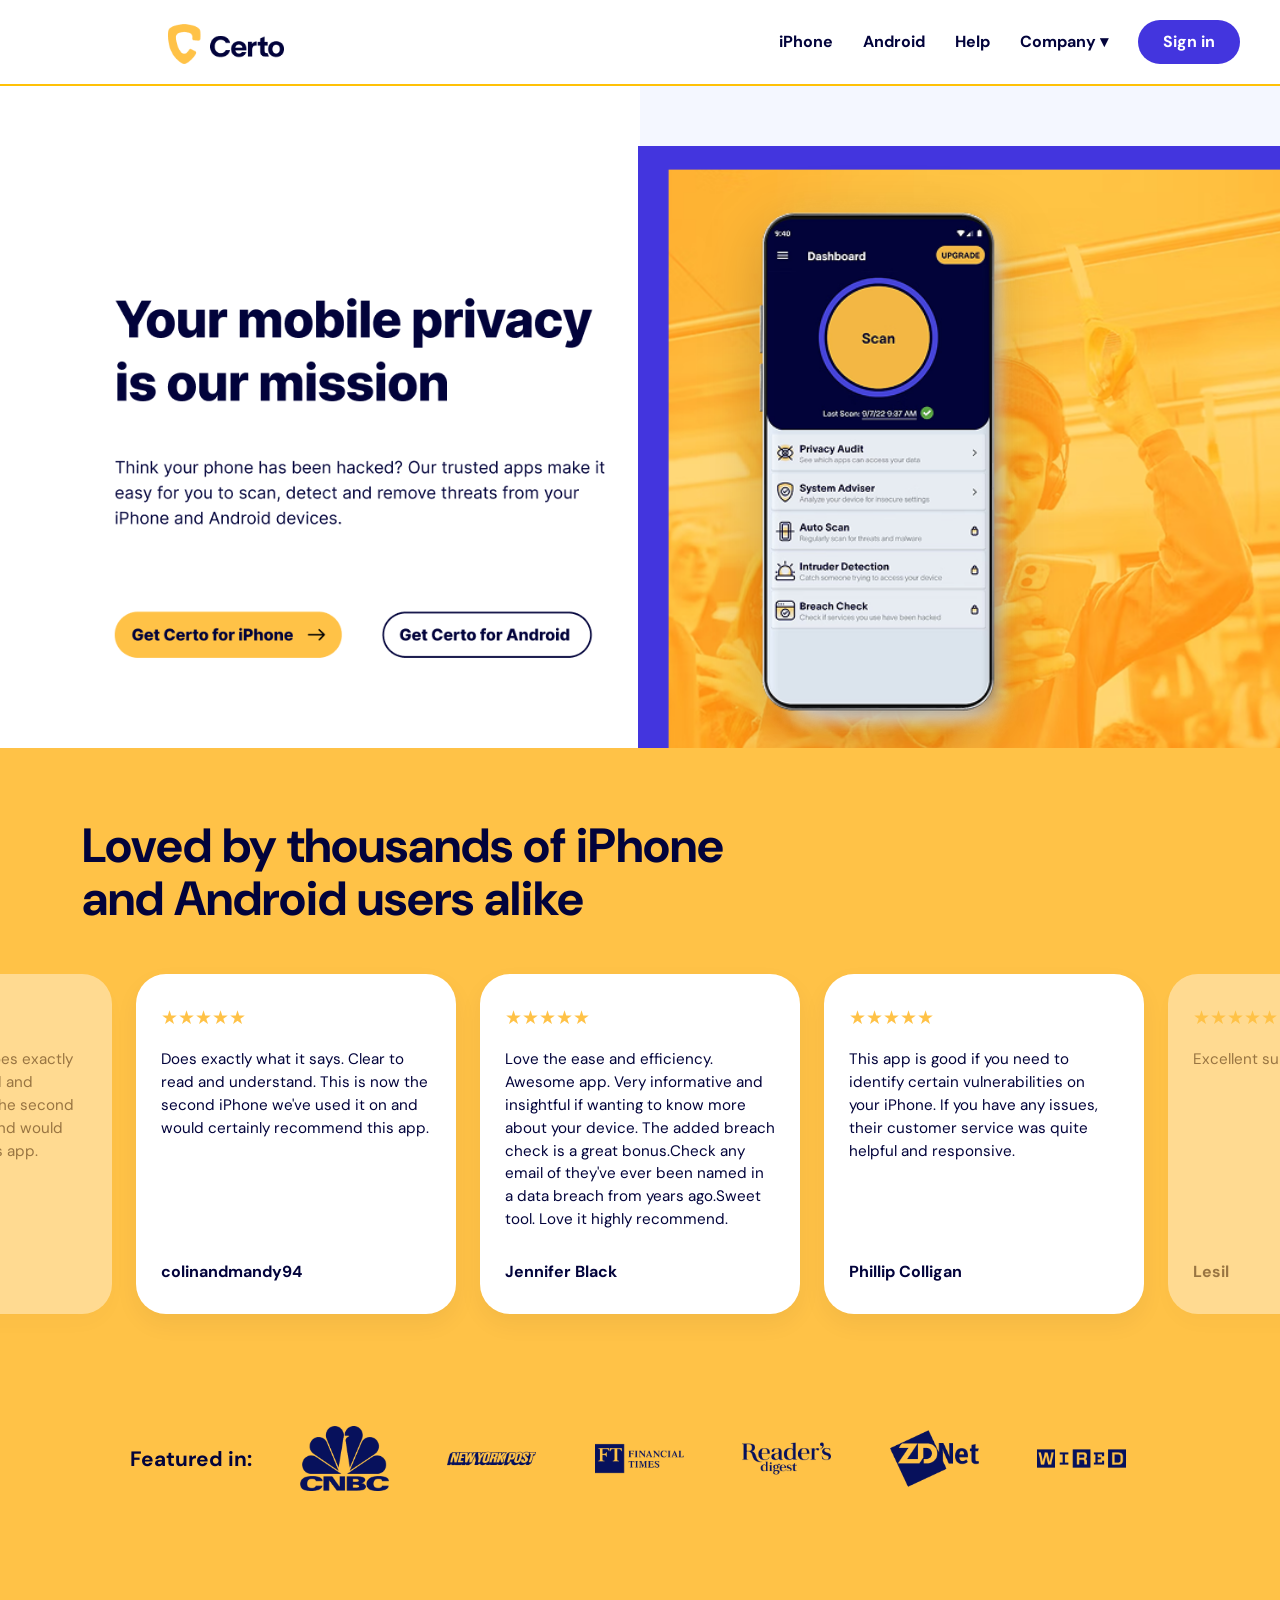
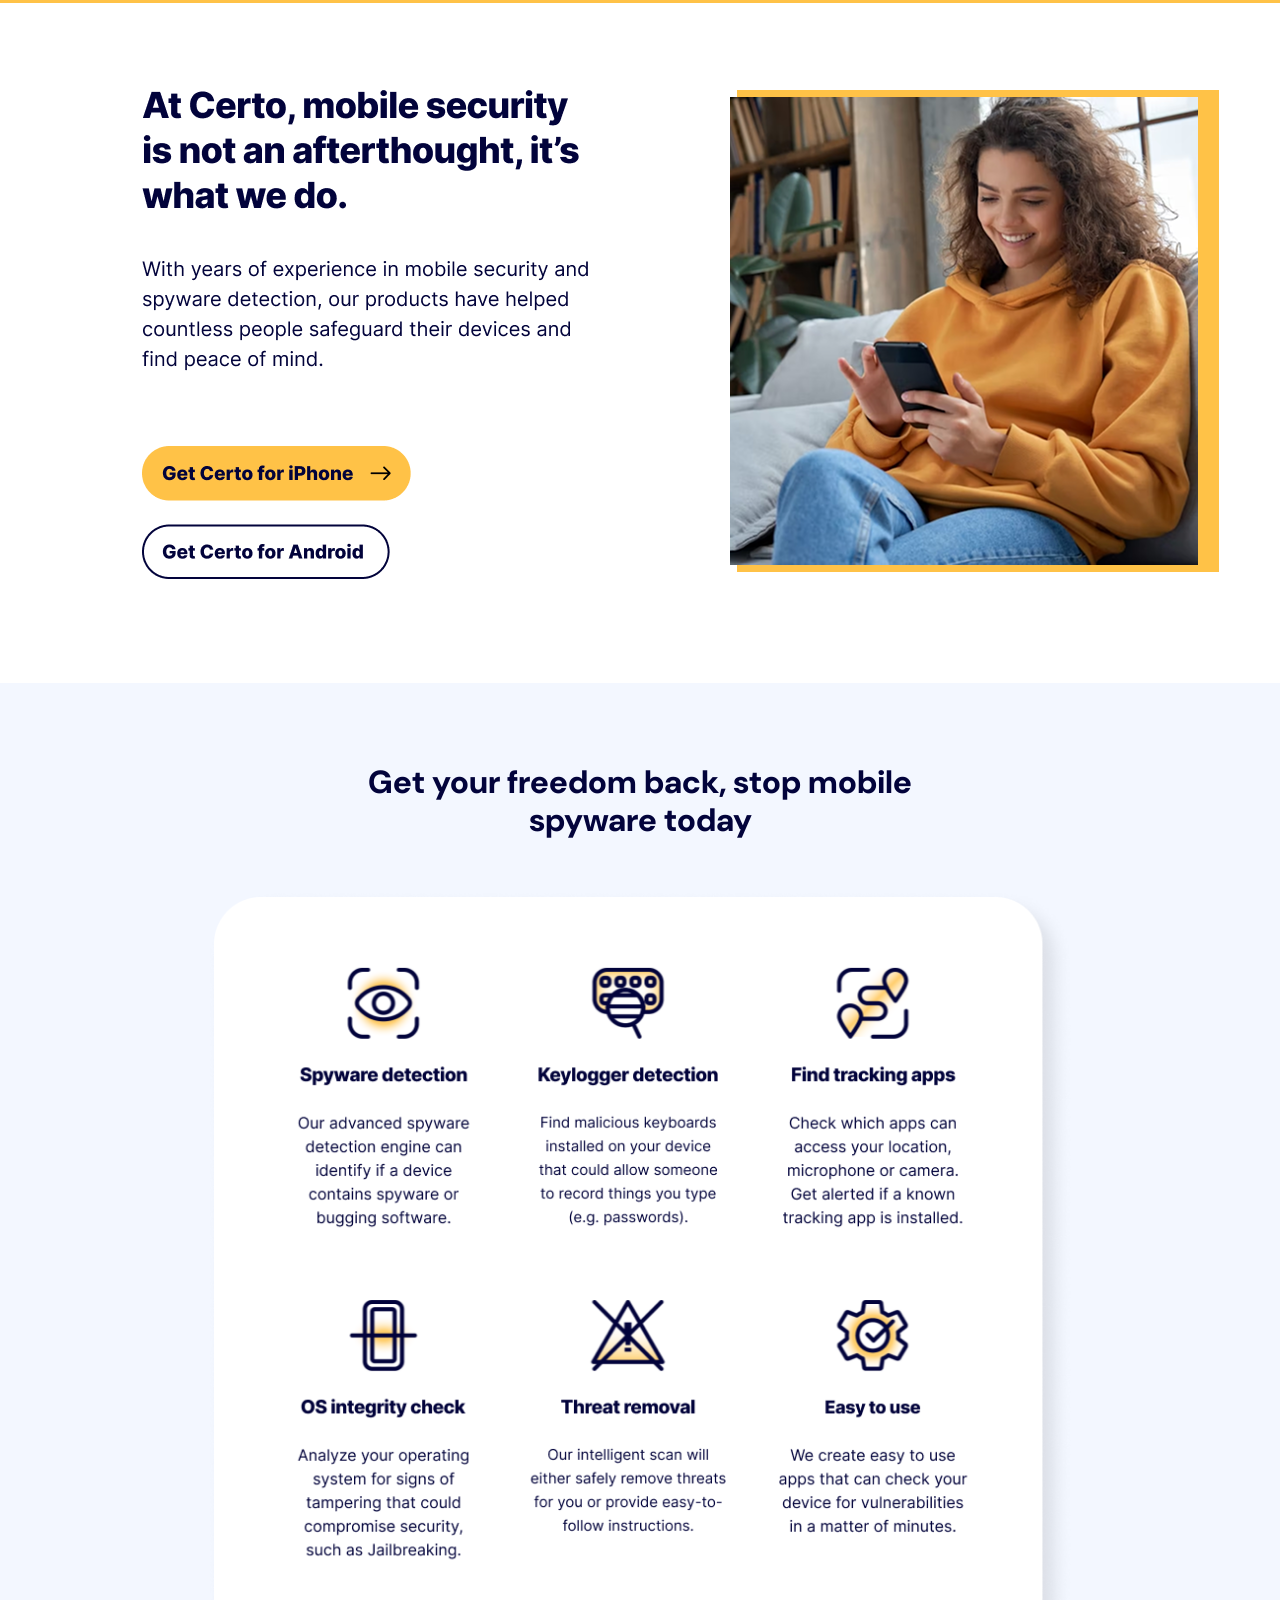
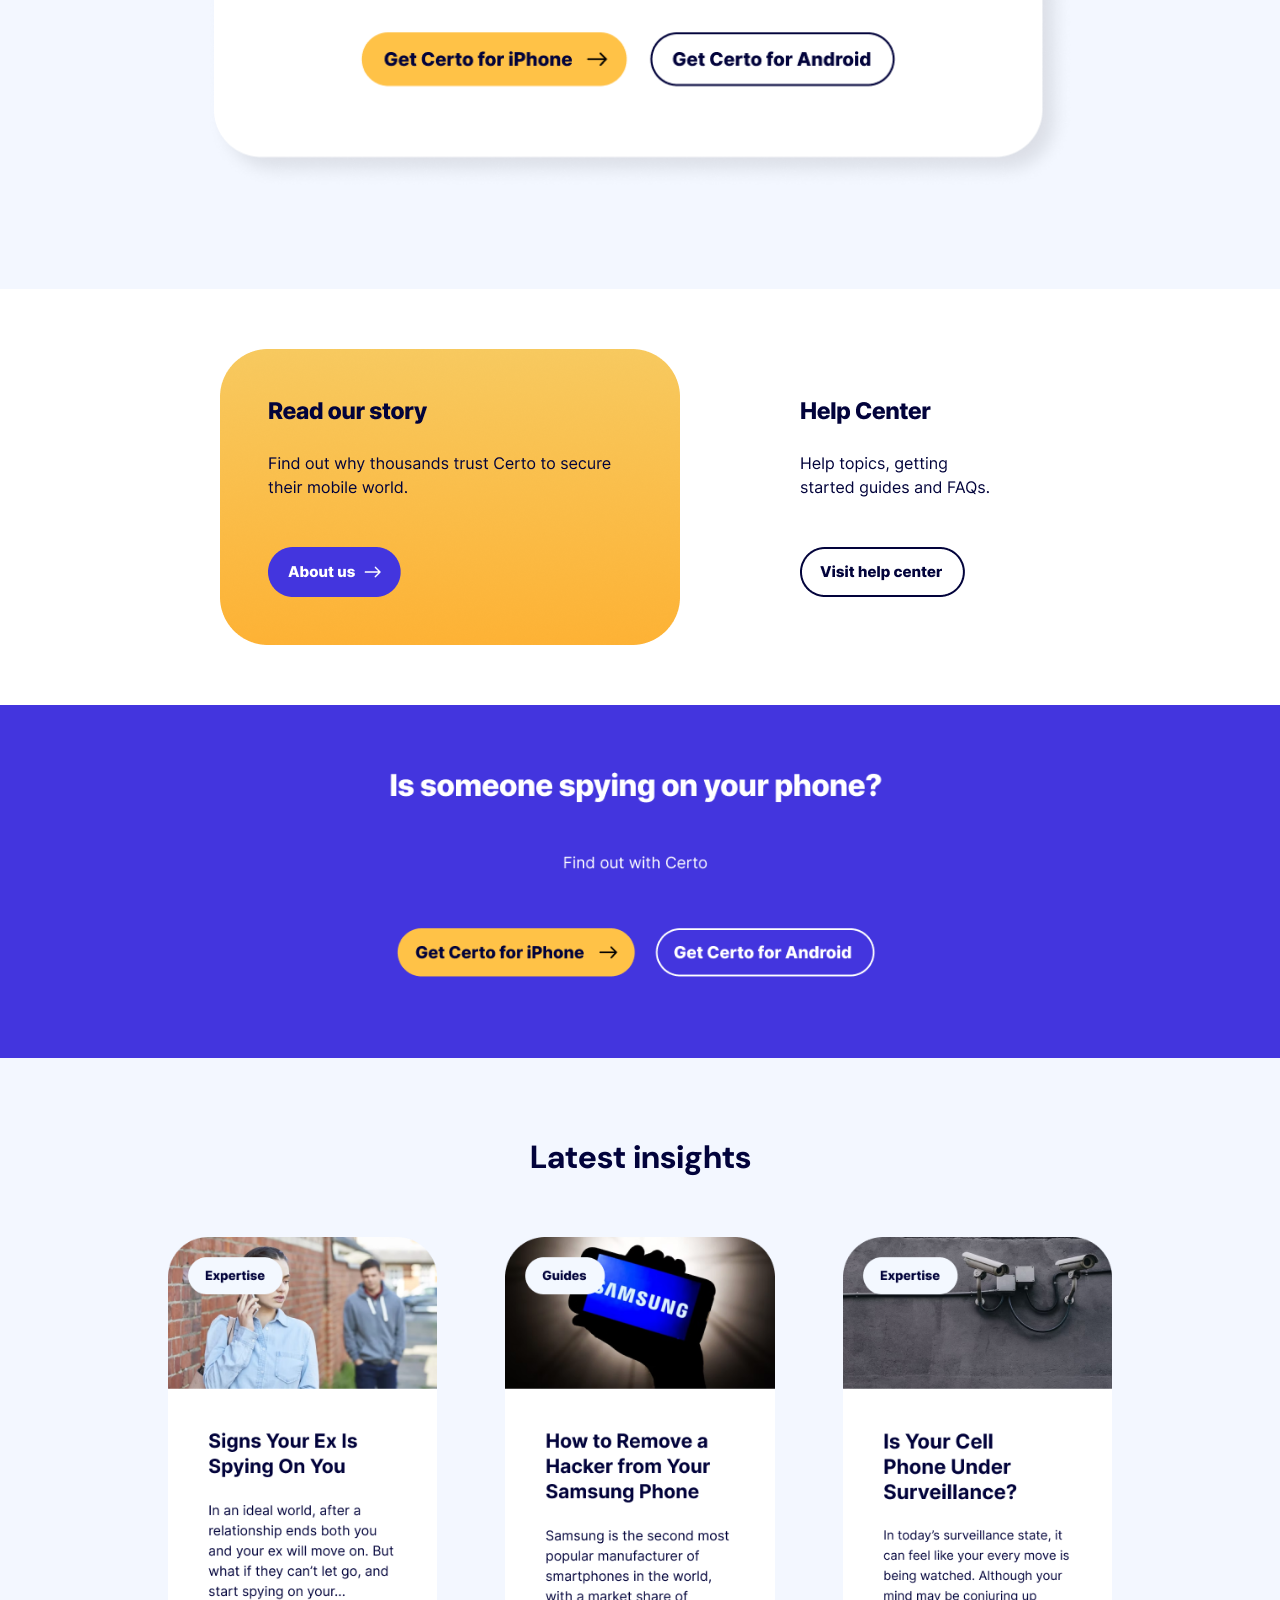
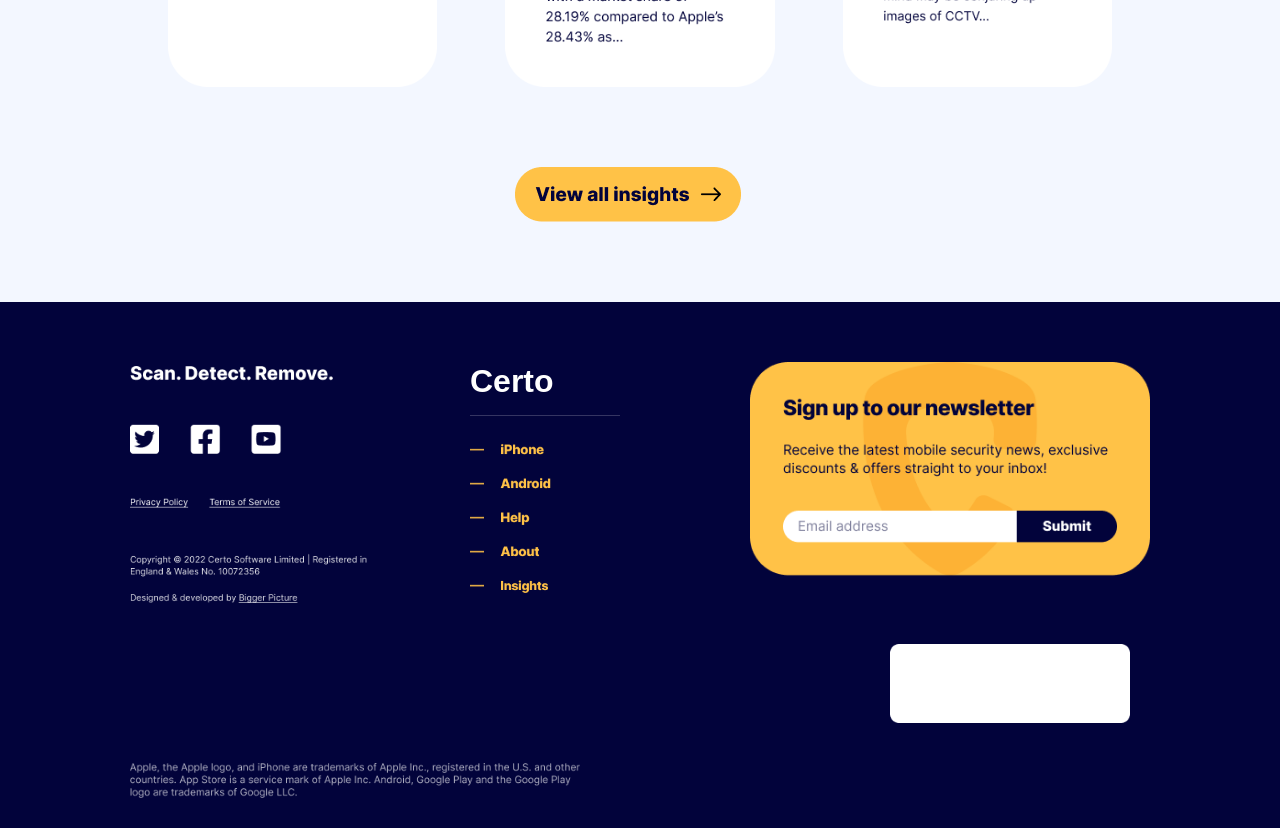
<file: index.html>
<!DOCTYPE html>
<html lang="en">
<head>
    <meta charset="UTF-8">
    <meta name="viewport" content="width=device-width, initial-scale=1.0">
    <title>Testimonial Section</title>
    <!-- Google Fonts -->
    <link rel="preconnect" href="https://fonts.googleapis.com">
    <link rel="preconnect" href="https://fonts.gstatic.com" crossorigin>
    <link href="https://fonts.googleapis.com/css2?family=DM+Sans:wght@400;700;800&display=swap" rel="stylesheet">
    <!-- Bootstrap CSS -->
    <link href="https://cdn.jsdelivr.net/npm/bootstrap@5.3.0/dist/css/bootstrap.min.css" rel="stylesheet">
    <link rel="stylesheet" href="assets/css/style.css">
</head>
<body>
    <!-- SECTION 1 Header -->
<header class="main-header">
    <div class="header-container">
        <div class="logo">
            <!-- Aapka Logo -->
            <img src="/assets/images/logo.svg.png" alt="Certo Logo">
        </div>
        <nav class="nav-links">
            <a href="#">iPhone</a>
            <a href="#">Android</a>
            <a href="#">Help</a>
            <a href="#">Company ▾</a>
            <button class="sign-in-btn">Sign in</button>
        </nav>
    </div>
</header>
<!-- SECTION 1 Hero section -->
<section class="hero-section">
    <div class="hero-container">
        <!-- Left Side: Text aur Buttons wali Image -->
        <div class="hero-left">
            <img src="/assets/images/div (5).png" alt="Text and Buttons" class="hero-text-img">
        </div>

        <!-- Right Side: Background Image aur Mobile Phone overlay -->
        <div class="hero-right">
            <div class="hero-image-wrapper">
                <!-- Blue/Orange background image -->
                <img src="/assets/images/div (2).png" alt="Hero BG" class="hero-bg">
                <!-- Mobile phone overlay image -->
                <img src="/assets/images/android-dashboard-certo-2.png (1).png" alt="Mobile App" class="hero-mobile">
            </div>
        </div>
    </div>
</section>
                                  <!-- SECTION 1 End -->
<!-- SECTION  2 "Testimonials -->
<section class="testimonials-section py-5">
    <div class="container py-4">
        <h2 class="section-title fw-bold mb-5">Loved by thousands of iPhone <br> and Android users alike</h2>
        
        <div class="testimonial-wrapper mb-5">
            <div class="d-flex flex-nowrap gap-4 pb-4">
                
                <div class="testimonial-card opacity-50">
                    <div class="stars mb-3">★★★★★</div>
                    <p class="review-text">Great privacy features.Does exactly what it says. Clear to read and understand. This is now the second iPhone we've used it on and would certainly recommend this app.</p>
                    <p class="author fw-bold mt-auto mb-0">User 0</p>
                </div>

                <div class="testimonial-card">
                    <div class="stars mb-3">★★★★★</div>
                    <p class="review-text">Does exactly what it says. Clear to read and understand. This is now the second iPhone we've used it on and would certainly recommend this app.</p>
                    <p class="author fw-bold mt-auto mb-0">colinandmandy94</p>
                </div>

                <div class="testimonial-card">
                    <div class="stars mb-3">★★★★★</div>
                    <p class="review-text">Love the ease and efficiency. Awesome app. Very informative and insightful if wanting to know more about your device. The added breach check is a great bonus.Check any email of they've ever been named in a data breach from years ago.Sweet tool. Love it highly recommend.</p>
                    <p class="author fw-bold mt-auto mb-0">Jennifer Black</p>
                </div>

                <div class="testimonial-card">
                    <div class="stars mb-3">★★★★★</div>
                    <p class="review-text">This app is good if you need to identify certain vulnerabilities on your iPhone. If you have any issues, their customer service was quite helpful and responsive.</p>
                    <p class="author fw-bold mt-auto mb-0">Phillip Colligan</p>
                </div>

                <div class="testimonial-card opacity-50">
                    <div class="stars mb-3">★★★★★</div>
                    <p class="review-text">Excellent support and tools...</p>
                    <p class="author fw-bold mt-auto mb-0">Lesil</p>
                </div>

            </div>
        </div>

        <!-- SECTION 2: FEATURED LOGOS -->
<div class="featured-row mt-auto">
    <div class="row align-items-center w-100 px-lg-5">
        <!-- Label: Left Aligned -->
        <div class="col-lg-2 col-md-3">
            <div class="featured-label fw-bold">Featured in:</div>
        </div>
        <!-- Logos: Right Aligned & Larger -->
        <div class="col-lg-10 col-md-9 d-flex justify-content-between align-items-center gap-4 flex-wrap">
            <img src="/assets/images/cbn.png" alt="CNBC" class="logo-img">
            <img src="/assets/images/newyork.png" alt="NY Post" class="logo-img">
            <img src="/assets/images/financial.png" alt="Financial Times" class="logo-img">
            <img src="/assets/images/readers-digest-blue-2.svg.png" alt="Reader's Digest" class="logo-img">
            <img src="/assets/images/zd-net-blue-2.svg.png" alt="ZDNet" class="logo-img">
            <img src="/assets/images/wiredblue.png" alt="Wired" class="logo-img">
        </div>
    </div>
</div>
        
    </div>
</section>
                      <!-- SECTION :2 Terminals End  -->       

                      <!-- SECTION 3: End AT CERTO  -->
<section class="at-certo-section">
    <div class="container">
        <div class="template-image-wrapper">
            <img src="/assets/images/girl.png" alt="At Certo Section" class="template-img">
        </div>
    </div>
</section>
                        <!-- SECTION 3: AT CERTO   -->
<!-- SECTION 4:  -->
<section class="features-section">
    <div class="container text-center">
        <h2 class="section-heading">
            Get your freedom back, stop mobile <br> spyware today
        </h2>
        <div class="features-card-wrapper">
            <img src="/assets/images/section 4.png" alt="Features Card" class="features-img">
        </div>
    </div>
</section>
                <!-- SECTION 4: End  -->    

<!-- SECTION 5: STORY & HELP CENTER  -->
<section class="story-help-section">
    <div class="container">
        <div class="story-image-wrapper">
            <img src="/assets/images/Readstory.png" alt="Read our story" class="story-img">
        </div>
    </div>
</section>
<!-- SECTION 5: End STORY & HELP CENTER -->

<!-- SECTION 6-->
<section class="spy-banner-section">
    <div class="container">
        <img src="/assets/images/spy.png" alt="Spying Banner" class="banner-img">
    </div>
</section>
                     <!--- SECTION 6-->
<!-- SECTION 7: Latest insights-->
<section class="insights-section">
    <div class="container">
        <h2 class="section-heading">Latest insights</h2>
        
        <!-- Cards Wrapper -->
        <div class="insights-wrapper">
            <img src="/assets/images/section7.3.png" alt="Insight 1" class="insight-img">
            <img src="/assets/images/section 7.1.png" alt="Insight 2" class="insight-img">
            <img src="/assets/images/section 7.2.png" alt="Insight 3" class="insight-img">
        </div>

        <!-- Separate Button Image -->
        <div class="view-all-container">
            <img src="/assets/images/button.png" alt="View all insights" class="view-all-btn">
        </div>
    </div>
</section>
                   <!--EndLatest insights-->

<!-- SECTION 8: Footer section-->
<footer class="footer-section">
    <div class="footer-container">
        <!-- Column 1: Scan Detect Text & Socials -->
        <div class="footer-col col-left">
            <!-- Pic 1: Heading, Social Icons & Privacy Links -->
            <img src="/assets/images/scan.png" alt="Scan Detect Remove" class="footer-img-main">
            <!-- Pic 5: Copyright and Developed by text -->
            <img src="/assets/images/paragraph.png" alt="Copyright" class="footer-img-copy">
        </div>
        <!-- Column 2: Navigation Links -->
      <div class="footer-col col-middle">
            <h2 class="footer-title">Certo</h2>
            <div class="nav-divider"></div>
            <!-- Pic 2: iPhone, Android, Help list -->
            <img src="/assets/images/menu.png" alt="Navigation Links" class="footer-img-nav">
        </div>
        <!-- Column 3: Newsletter & App Stores -->
        <div class="footer-col col-right">
            <!-- Pic 3: Yellow Newsletter Card -->
            <img src="/assets/images/singup.png" alt="Newsletter" class="footer-img-news">
            <!-- Pic 4: White App Store / Trust Badge -->
            <img src="/assets/images/white card.png" alt="Badges" class="footer-img-badge">
        </div>
    </div>
    <!-- Bottom Legal Text -->
    <div class="footer-bottom-legal">
        <!-- Pic 6: Apple/Google Trademark Text -->
        <img src="/assets/images/appleLogo.png">
    </div>
</footer>
                   <!-- End Footer section-->
</body>
</html>
</file>
<file: assets/css/style.css>
/* --- Header/Navbar --- */
.main-header {
    width: 100%;
    padding: 20px 0;
    background: #fff;
    border-bottom: 2px solid #ffc107; 
}

.header-container {
    max-width: 1200px;
    margin: 0 auto;
    display: flex;
    justify-content: space-between;
    padding-left: 10%; 
    align-items: flex-end;
}

.logo img {
    height: 40px;
}

.nav-links {
    display: flex;
    align-items: center;
    gap: 30px;
}

.nav-links a {
    text-decoration: none;
    color: #02033b;
    font-weight: bold;
}

.sign-in-btn {
    background: #4335de;
    color: #fff;
    padding: 10px 25px;
    border-radius: 50px;
    border: none;
    font-weight: bold;
    cursor: pointer;
}

/* --- Hero Section --- */

.hero-section {
    width: 100%;
    padding-top: 60px;
    padding-bottom: 0 !important; 
    background: linear-gradient(to right, #ffffff 50%, #f4f7ff 50%);
    overflow: hidden; 
    display: flex;
    align-items: stretch;
}

.hero-container {
    display: flex;
    align-items: flex-end; 
    width: 100% !important;
    max-width: 100% !important; 
    padding-left: 8% !important; 
    padding-right: 0 !important;  
    margin: 0;
}


.hero-left {
    flex: 1;
    padding-bottom: 80px; 
    z-index: 2;
}

.hero-text-img {
    max-width: 550px; 
    width: 100%;
    height: auto;
    display: block;
}


.hero-right {
    flex: 1.2; 
    display: flex;
    justify-content: flex-end; 
}

.hero-image-wrapper {
    position: relative;
    width: 100%;
    line-height: 0; 
}

.hero-bg {
    width: 100%;
    height: auto;
    display: block;
    margin-bottom: -1px; 
    border-left: 10px solid #4335de; 
}

.hero-mobile {
    position: absolute;
    bottom: 10px; 
    left: 15%;    
    width: 45%;  
    z-index: 10;
    filter: drop-shadow(0 15px 30px rgba(0,0,0,0.2));
}

/* --- Responsive Settings --- */
@media (max-width: 768px) {
    .hero-container {
        flex-direction: column;
        padding-left: 20px !important;
        align-items: center;
    }
    .hero-left {
        padding-bottom: 40px;
    }
    .hero-mobile {
        width: 180px;
        left: 20%;
    }
}
/* ============================================
   GLOBAL & NAV BAR SETTINGS
   ============================================ */
* {
    box-sizing: border-box;
    margin: 0;
    padding: 0;
}

html, body {
    overflow-x: hidden;
    font-family: 'DM Sans', sans-serif;
    background-color: #ffffff;
}
/* --- NAVBAR: Transparent & Fixed on Top --- */
.navbar {
    background-color: transparent !important;
    position: absolute;
    top: 0;
    width: 100%;
    z-index: 999;
    padding: 30px 60px !important; 
}

.navbar-brand img {
    height: 40px; 
}

.nav-link {
    color: #02033B !important;
    font-weight: 800;
    margin-right: 25px;
}

/* ============================================
   SECTION 2: TESTIMONIALS 
   ============================================ */
.testimonials-section {
    background-color: #FFC247;
    padding: 80px 0;
    width: 100%;
    overflow: hidden; /* Extra space bahar na nikalay */
}


.section-title {
    color: #02033B;
    font-size: 3rem;
    font-weight: 800;
    line-height: 1.1;
    text-align: left;
    margin-bottom: 50px;
}


.testimonial-wrapper {
    width: 100%;
    display: flex;
    justify-content: center; 
}

.testimonial-inner {
    display: flex;
    flex-direction: row;
    align-items: center;
    gap: 15px; 
}


.testimonial-card {
    background: #FFFFFF;
    border-radius: 30px;
    padding: 30px 25px;
    width: 320px;
    min-width: 320px;
    height: 340px;
    display: flex;
    flex-direction: column;
    box-shadow: 0 10px 25px rgba(0, 0, 0, 0.05);
    transition: opacity 0.3s ease;
}


.testimonial-card.opacity-50 {
    opacity: 0.4 !important; 
}

.stars {
    color: #FFC247;
    font-size: 1.2rem;
    margin-bottom: 15px;
}

.review-text {
    font-size: 0.95rem; 
    color: #02033B;
    line-height: 1.5;
    flex-grow: 1;
}

.author {
    font-size: 1rem;
    font-weight: 800;
    color: #02033B;
    margin-top: 20px;
}

/* ============================================
   SECTION 2: FEATURED LOGOS
   ============================================ */

.featured-row {
    background-color: #FFC247 !important;
    padding: 40px 0;
    width: 100%;
}

.logo-img {
    height: 70px; 
    width: auto;
    filter: brightness(0) saturate(100%) invert(8%) sepia(59%) 
            saturate(4565%) hue-rotate(233deg) brightness(91%) contrast(109%);
    transition: transform 0.2s ease-in-out;
}

.logo-img:hover {
    transform: scale(1.1); /* Interactive effect */
}

.featured-label {
    font-size: 1.3rem;
    color: #02033B;
    text-align: left;
}

/* Responsive  */
@media (max-width: 1366px) {
    .logo-img {
        height: 65px; 
    }
    .featured-row {
        gap: 30px;
    }
}

/* ============================================
   SECTIONS 3
   ============================================ */
.at-certo-section, .story-help-section {
    padding: 80px 0; 
    background: #fff;
}
/* ============================================
   SECTIONS 4:Feature section
   ============================================ */
.features-section {
    background-color: #F3F7FF;
   
    padding: 100px 0 !important;
    display: flex;
    flex-direction: column;
    justify-content: center;
    
    min-height: auto; 
}

.section-heading {
    text-align: center;
    color: #02033B;
    font-weight: 800;
    margin-top: -20px !important;
    
    font-size: 2rem !important; 
    margin-bottom: 50px !important;
    
}


.features-img {
   
    max-height: 100vh !important; 
    width: auto;
    max-width: 90%;
    display: block;
    margin: 0 auto;
    
    object-fit: contain; 
}
/* ============================================
   SECTION 5: STORY & HELP 
   ============================================ */

.story-help-section {
    background-color: #ffffff;
    padding: 60px 0 !important; 
    display: flex;
    justify-content: center; 
    align-items: center;    
    width: 100%;
}

.story-help-section .container {
    display: flex;
    justify-content: center;
    width: 100%;
}

.story-image-wrapper {
    text-align: center;
    width: 100%;
}

.story-img {
   
    max-width: 85%;         
    height: auto;           
    max-height: 80vh;       
    display: block;
    margin: 0 auto;        
    object-fit: contain;
}

/* Mobile Compatibility */
@media (max-width: 768px) {
    .story-img {
        max-width: 95%;     
    }
    .story-help-section {
        padding: 30px 0 !important;
    }
}

/* ============================================
   RESPONSIVE 
   ============================================ */
@media (max-width: 1024px) {
    .testimonial-inner {
        padding-left: 20px;
    }
    .testimonial-card {
        width: 320px;
        min-width: 320px;
    }
    /* Laptop/Tablet par heading mazeed choti */
    .section-heading {
        font-size: 1.8rem !important;
    }
}
/* ============================================
   Sectin 6
   ============================================ */

.spy-banner-section {
    background-color: #4335de; 
    padding: 60px 0;
    display: flex;
    justify-content: center;
    width: 100%;
}

.banner-img {
    width: 100%;
    max-width: 60%; 
    height: auto;
    display: block;
    margin: 0 auto;
}

/* Mobile responsive */
@media (max-width: 768px) {
    .banner-img {
        max-width: 95%;
    }
}

/* ============================================
   section 7:LATEST INSIGHTS (Cards & Button Alignment)
   ============================================ */
.insights-section {
    background-color: #F3F7FF; 
    padding: 80px 0;
    width: 100%;
}


.insight-img {
    width: 28% !important; 
    max-height: 450px;     
    object-fit: contain;
}
.insights-section {
    padding-top: 100px !important; 
    padding-bottom: 80px;
    background-color: #F3F7FF;
}

.insights-wrapper {
    margin-bottom: 80px !important; 
    
    /* Purani properties */
    display: flex;
    justify-content: center;
    gap: 25px;
    margin-top: 60px;
}
.view-all-container {
    display: flex;
    justify-content: center;
    width: 100%;
}
/* Mobile View */
@media (max-width: 768px) {
    .insights-wrapper {
        flex-direction: column;
        gap: 30px;
    }
    .insight-img {
        width: 90%;          
    }
}
/* ============================================
   SECTIONS 8: footer
   ============================================ */
.footer-section {
    background-color: #02033b; /* Dark navy blue from image */
    padding: 60px 0 30px 0;
    color: white;
    font-family: 'Segoe UI', Tahoma, Geneva, Verdana, sans-serif;
    width: 100%;
}

.footer-container {
    max-width: 1100px;
    margin: 0 auto;
    display: flex;
    justify-content: space-between;
    align-items: flex-start;
    padding: 0 40px;
}

.footer-col {
    display: flex;
    flex-direction: column;
}


.col-left {
    flex: 1;
}

.footer-img-main {
    width: 280px; 
    height: auto;
    margin-bottom: 25px;
}

.footer-img-copy {
    width: 250px;
    height: auto;
    margin-top: 10px;
    opacity: 0.9;
}


.col-middle {
    flex: 0.8;
}

.footer-title {
    font-size: 32px;
    font-weight: bold;
    margin: 0 0 15px 0;
}

.nav-divider {
    width: 150px;
    height: 1px;
    background-color: rgba(255, 255, 255, 0.2);
    margin-bottom: 25px;
}

.footer-img-nav {
    width: 130px;
    height: auto;
}


.col-right {
    flex: 1.2;
    display: flex;
    flex-direction: column;
    align-items: flex-end; 
    position: relative;
}

.footer-img-news {
    width: 400px;
    height: auto;
    display: block;
}

.footer-img-badge {
    width: 240px;
    height: auto;
    display: block;
    margin-top: -40px; 
    margin-right: 20px;
    z-index: 2;
}

.footer-bottom-legal {
    max-width: 1100px;
    margin: 40px auto 0;
    padding: 0 40px;
}

.footer-bottom-legal img {
    width: 450px;
    height: auto;
    opacity: 0.7;
    display: block;
}

/* --- Responsive for Laptop/Tablet --- */
@media (max-width: 1024px) {
    .footer-container {
        padding: 0 20px;
    }
    .footer-img-news {
        width: 350px;
    }
}
</file>
